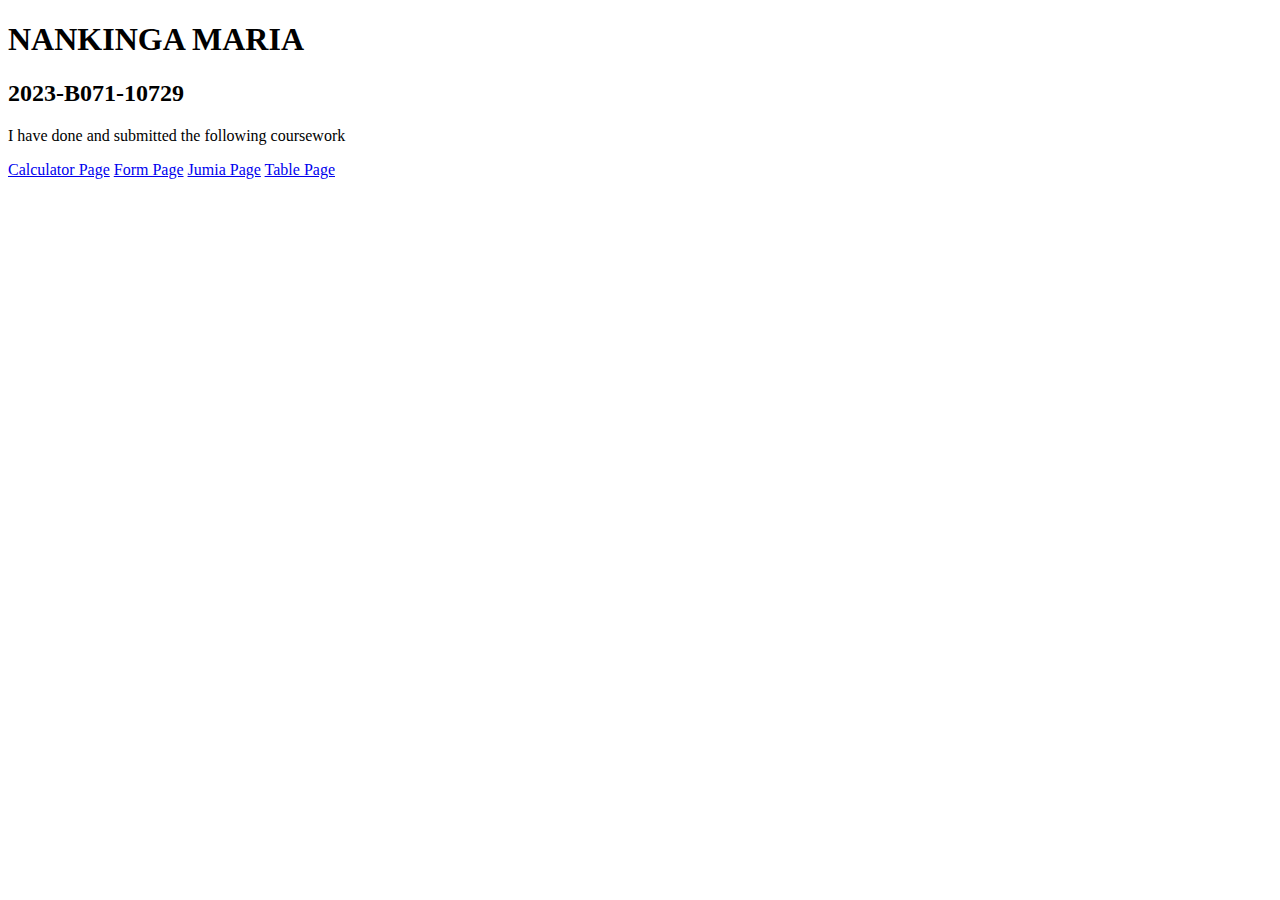
<file: index.html>
<!DOCTYPE html>
<html lang="en">
<head>
    <meta charset="UTF-8">
    <meta name="viewport" content="width=device-width, initial-scale=1.0">
    <title>Maria - Page</title>
</head>
<body>
    <h1>NANKINGA MARIA</h1>
    <h2>2023-B071-10729</h2>
    <p>I have done and submitted the following coursework</p>
    <div>
        <a href="calculator/calculator.html" target="_blank">Calculator Page</a>
        <a href="Form/learn.html" target="_blank">Form Page</a>
        <a href="Jumia/jumia.html" target="_blank">Jumia Page</a>
        <a href="Table/table.html" target="_blank">Table Page</a>
    </div>
    
</body>
</html>
</file>
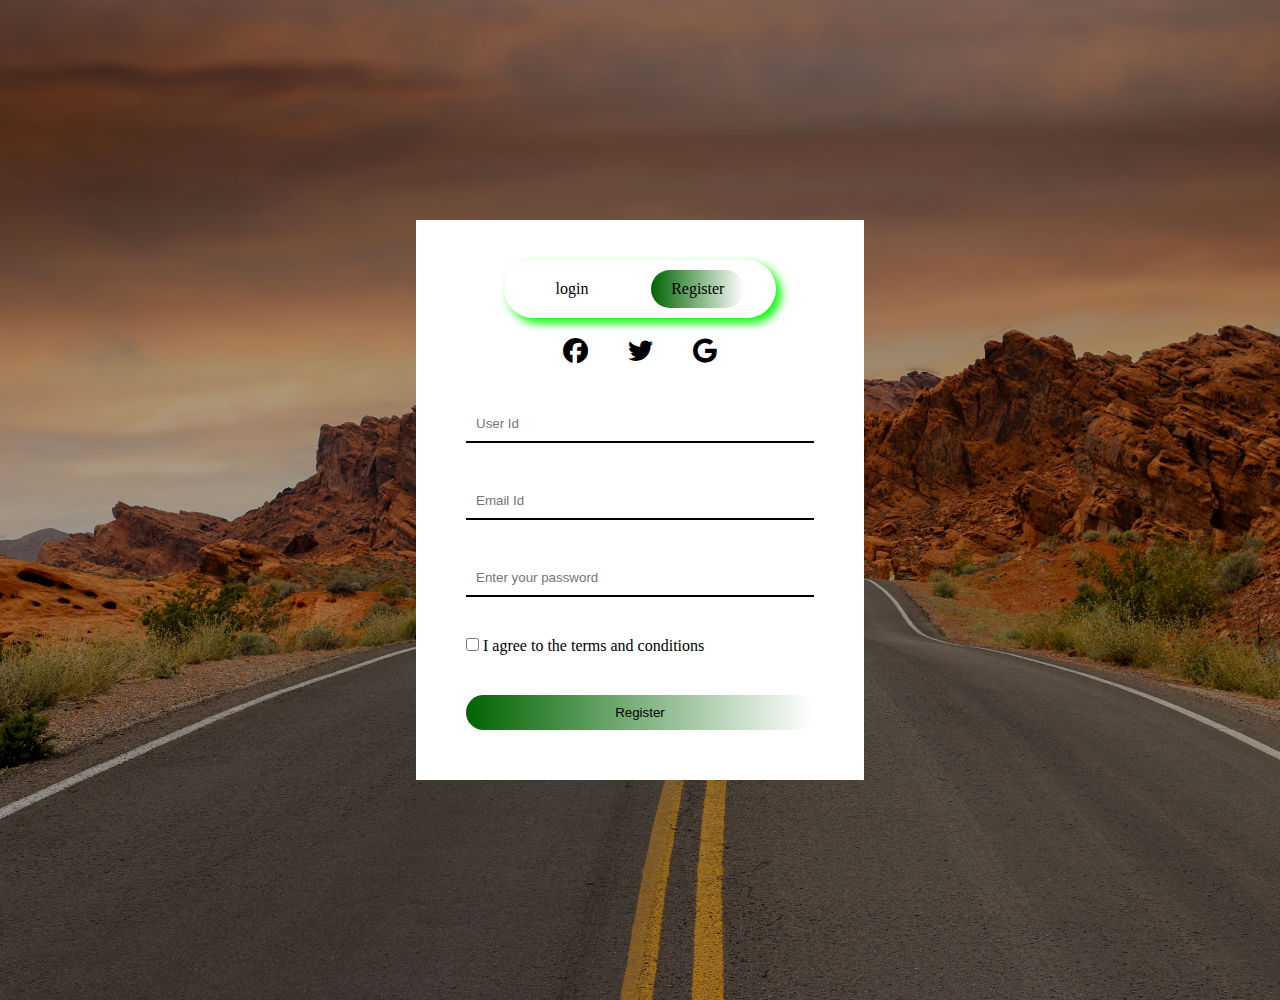
<file: Form/learn.html>
<!DOCTYPE html>
<html lang="en">
<head>
    <meta charset="UTF-8">
    <meta name="viewport" content="width=device-width, initial-scale=1.0">
    <title>Form - Login / Sign up Page</title>
    <link rel="stylesheet" href="marie.css">
    <link rel="shortcut icon" href="form.jpg" type="image/x-icon">
    <link rel="stylesheet" href="https://cdnjs.cloudflare.com/ajax/libs/font-awesome/6.5.1/css/all.min.css"  />
</head>
<body>
  <div class="entire-section">
    <div class="bg-color">
        <div class="form">

            <div class="form-header">
                <div class="form-links">
                    <a href="#" class="log">login</a><a href="#" class="sign">Register</a>
                </div>
                <div class="form-icons">
                    <span class="f-icons"><i class="fa-brands fa-facebook"></i></span>
                    <span class="f-icons"><i class="fa-brands fa-twitter"></i></span>
                    <span class="f-icons"><i class="fa-brands fa-google"></i></span>

                </div>
            </div>
            <form>
                <input type="text" name="name" id="fullname" placeholder="User Id">
                <input type="email" name="email address" id="mail" placeholder="Email Id">
                <input type="password" name="password" id="pass" placeholder="Enter your password">
                <div class="agree">
                    <input type="checkbox" name="check" id="box">
                    <label for="box">I agree to the terms and conditions</label></div>
                <input type="submit" value="Register" id="button">
            </form>  
          </div>
    </div>
  </div>


</body>
</html>
</file>
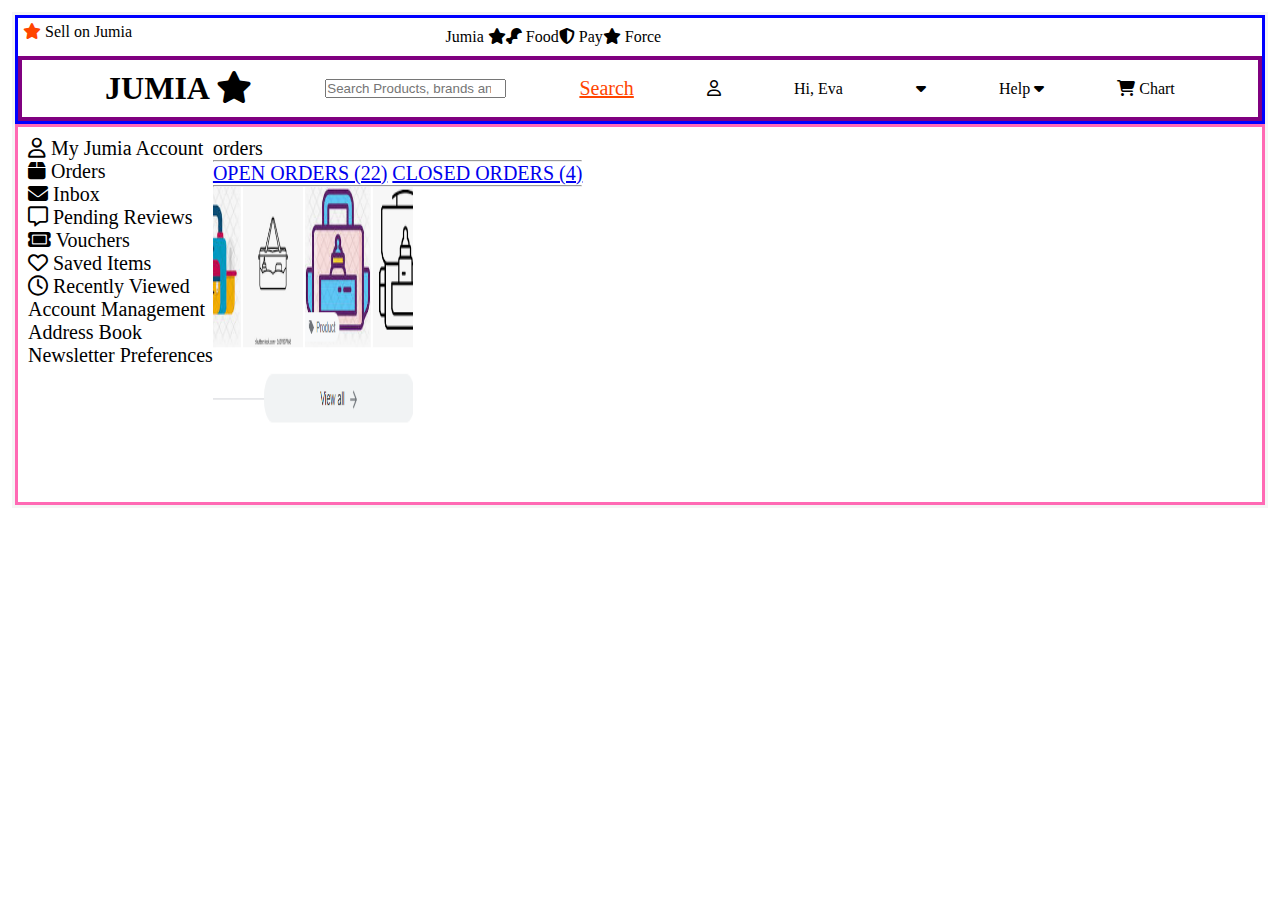
<file: Jumia/jumia.html>
<!DOCTYPE html>
<html lang="en">
<head>
    <meta charset="UTF-8">
    <meta name="viewport" content="width=device-width, initial-scale=1.0">
    <link rel="stylesheet" href="style.css">
    <link rel="shortcut icon" href="jumialogo.png" type="image/x-icon">
    <link rel="stylesheet" href="https://cdnjs.cloudflare.com/ajax/libs/font-awesome/6.4.2/css/all.min.css"/>
    <title>Jumia - Home Page</title>
</head>
<body>
    <div class="entire-section">
        <header>
            <section class="upper">
                <p><span><i class="fa-solid fa-star" style="color: orangered;"></i></span> Sell on Jumia</p>
                <p class="upper paragraph">
                    <span>Jumia <i class="fa-solid fa-star"></i></span>
                    <span><i class="fa-solid fa-drumstick-bite"></i> Food</span>
                    <span><i class="fa-solid fa-shield-halved"></i> Pay</span>
                    <span><i class="fa-solid fa-star"></i> Force</span>
                </p>
            </section>
            <section class="lower">
                
                <h1>JUMIA <i class="fa-solid fa-star"></i></h1>
                <input type="search" name="searchbar" id="search" placeholder="Search Products, brands and Categories">
                <a style="color: orangered;font-size: 20px;" href="#">Search</a>
                <span><i class="fa-regular fa-user"></i></span>
                <p>Hi, Eva</p>
                <span><i class="fa-solid fa-caret-down"></i></span>
                <span>Help <i class="fa-solid fa-caret-down"></i></span>
                <span><i class="fa-solid fa-cart-shopping"></i> Chart</span>
            </section>
        </header>
    
        <main>
            <aside>
                <div>
                    <span><i class="fa-regular fa-user"></i></span> My Jumia Account</span>
                </div>
                <div>
                    <span><i class="fa-solid fa-box"></i> Orders</span>
                </div>
                <div>
                    <span><i class="fa-solid fa-envelope"></i> Inbox</span>
                </div>
                <div>
                    <span><i class="fa-regular fa-message"></i> Pending Reviews</span>
                </div>
                <div>
                    <span><i class="fa-solid fa-ticket"></i> Vouchers</span>
                </div>
                <div>
                    <span><i class="fa-regular fa-heart"></i> Saved Items</span>
                </div>
                <div>
                    <span><i class="fa-regular fa-clock"></i> Recently Viewed</span>
                </div>
                <p>Account Management</p>
                <p>Address Book</p>
                <p>Newsletter Preferences</p>
            </aside>

            <section>
                <p>orders</p>
                     <hr>
                <div>
                    <a href="#">OPEN ORDERS (22)</a>
                    <a href="#">CLOSED ORDERS (4)</a>
                    
                    <hr>
                </div>
                <img width="200px" height="300px" src="Screenshot (81).png" alt="5 piece of diaper bags">

                <!-- I am going to make 3 divs -->
                <div class="div">

                </div>
                <div class="div"></div>
                <div class="div"></div>

            </section>
        </main>
    </div>
</body>
</html>
</file>
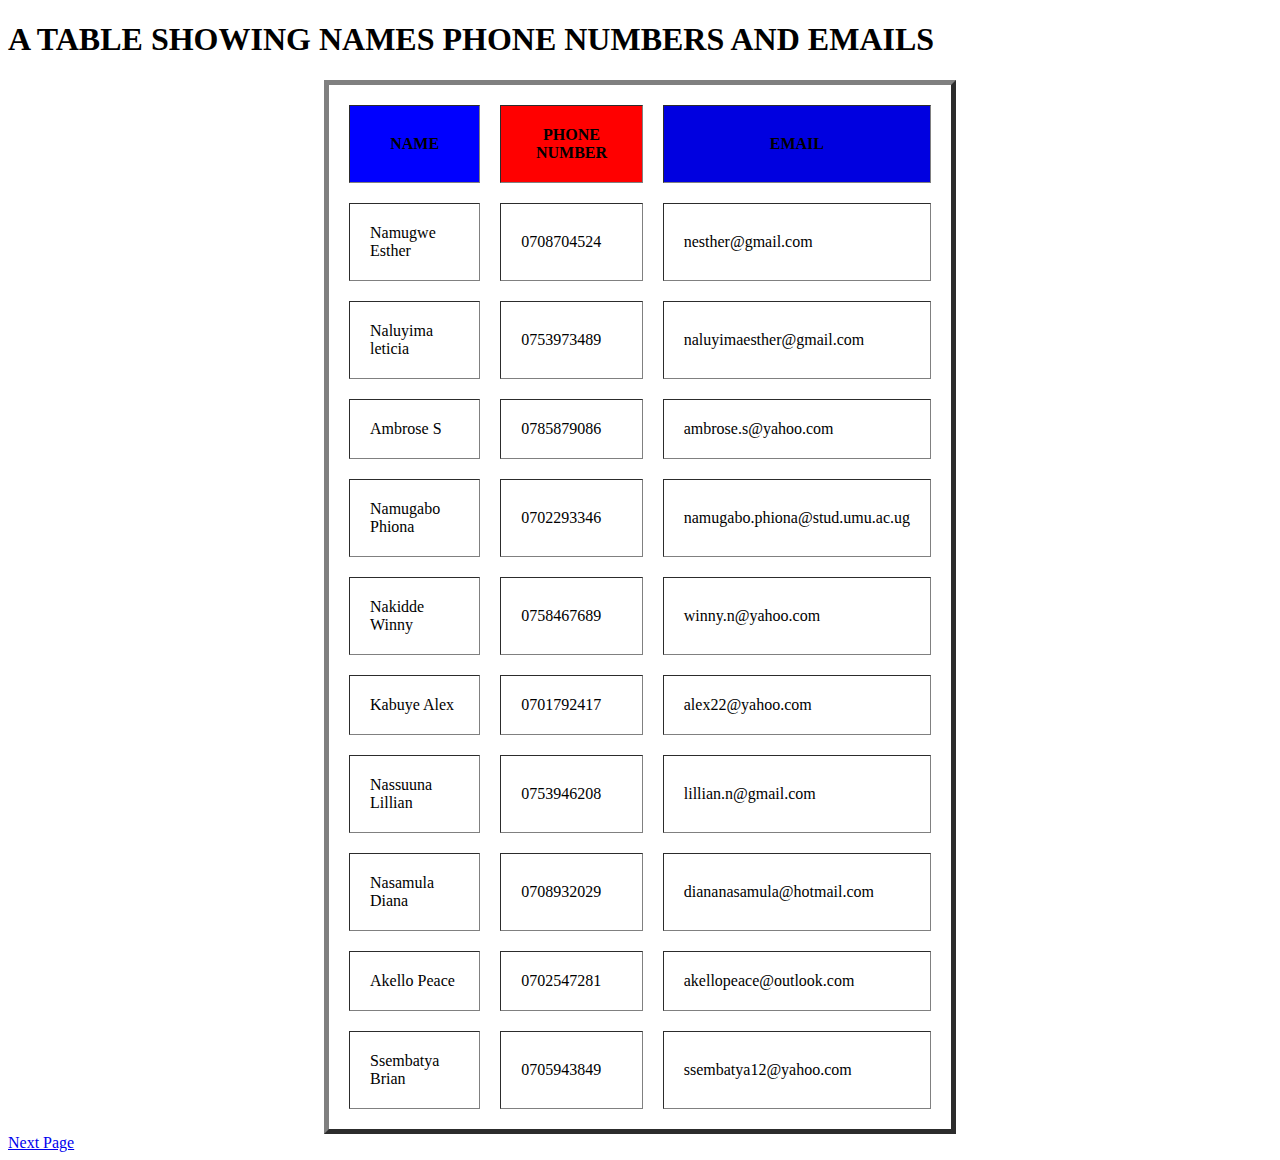
<file: Table/table.html>
<!DOCTYPE html>
<html lang="en">
<head>
    <meta charset="UTF-8">
    <meta name="viewport" content="width=device-width, initial-scale=1.0">
    <title>table of friends</title>
</head>
<body>
    <h1>A TABLE SHOWING NAMES PHONE NUMBERS AND EMAILS</h1>

    <center>
        <table border="5" width="50%" height="50%" cellpadding="20" cellspacing="20">
            <tr>
                <th bgcolor="blue">NAME</th>
                <th bgcolor="red">PHONE NUMBER</th>
                <th bgcolor="viole">EMAIL</th>
                </tr>
                <tr>
                    <td>Namugwe Esther</td>
                    <td>0708704524</td>
                    <td>nesther@gmail.com</td>
                </tr>
                <tr>
                    <td>Naluyima leticia</td>
                    <td>0753973489</td>
                    <td>naluyimaesther@gmail.com</td>
                </tr>
                <tr>
                    <td>Ambrose S</td>
                    <td>0785879086</td>
                    <td>ambrose.s@yahoo.com</td>
                </tr>
                <tr>
                    <td>Namugabo Phiona</td>
                    <td>0702293346</td>
                    <td>namugabo.phiona@stud.umu.ac.ug</td>
                </tr>
                <tr>
                    <td>Nakidde Winny</td>
                    <td>0758467689</td>
                    <td>winny.n@yahoo.com</td>
                </tr>
                <tr>
                    <td>Kabuye Alex</td>
                    <td>0701792417</td>
                    <td>alex22@yahoo.com</td>
                </tr>
                <tr>
                    <td>Nassuuna Lillian</td>
                    <td>0753946208</td>
                    <td>lillian.n@gmail.com</td>
                </tr>
                <tr>
                    <td>Nasamula Diana </td>
                    <td>0708932029</td>
                    <td>diananasamula@hotmail.com</td>
                </tr>
                <tr>
                    <td>Akello Peace</td>
                    <td>0702547281</td>
                    <td>akellopeace@outlook.com</td>
                </tr>
                <tr>
                    <td>Ssembatya Brian</td>
                    <td>0705943849</td>
                    <td>ssembatya12@yahoo.com</td>
                </tr>
            </tr>
        </table> 
    </center>
    <a href="form.html">Next Page</a>
</body>
</html>
</file>
<file: Form/marie.css>
*
{
    margin:0;
    padding:0;
    box-sizing:border-box;
}
html
{
    height: 100%;
}
body
{
    
    height: max-content;
    

}
.entire-section
{

height: 100%;
background-image: url(Road.jpg);
background-repeat: no-repeat;
background-attachment: scroll;
background-size: cover;

}

.bg-color
{

    height: 1000px;
    display: flex;
    justify-content: center;
    align-items: center;
    background-color: rgba(0, 0, 0, 0.321);
}
.form
{
    
    padding: 30px;
    width: 35%;
    height: max-content;
    background-color: white;
    margin: 30px 0;
}
.form-header
{
    
    padding-top: 10px;
    padding-bottom: 10px;
    display: flex;
    justify-content: center;
    align-items: center;
    flex-direction: column;

}
.form-links
{
    
    padding: 10px;
    box-shadow: 5px 5px 10px lime;
    width: 70%;
    border-radius: 30px;
    display: flex;
    justify-content: space-around;
    
}
.log
{
    text-decoration: none;
    padding: 10px 20px;
    color: black;
    
}
.sign
{
text-decoration: none;
padding: 10px 20px;
background-image: linear-gradient(90deg, darkgreen, white);
border-radius: 30px;
color: black;

}
.form-icons
{
    
    padding: 10px;
    margin-top: 10px;
    width: 70%;
    display: flex;
    justify-content: center;
}
.f-icons
{
    font-size: 25px;
    margin: 0 20px;
}
form
{
    
    height: 100%;
    display: flex;
    flex-direction: column;
}
#fullname, #mail, #pass
{
    border-bottom: 2px black solid;
    border-top: none;
    border-left: none;
    border-right: none;
    padding: 10px;
    margin: 20px;

    
    
}
#button
{
    border: none;
    padding: 10px;
    margin: 20px;
    border-radius: 30px;
    color: black;
    background-image: linear-gradient(90deg, darkgreen, white);
}
.agree
{
    margin: 20px;
}
</file>
<file: Jumia/style.css>
*
{
    padding: 0;
    margin: 0;
    box-sizing: border-box;
}

html
{
    height: 100%;
}

body
{
    
    padding: 12px;
}

.entire-section
{
    border: 3px solid whitesmoke;
}

header
{
    border: 3px solid blue;
}

.upper
{
    border: blue 4px;
    display: flex;
    padding: 5px;
}

.paragraph
{
    margin-left: 25%;
}


.lower
{
    border: 4px solid purple;
    display: flex;
    justify-content: space-evenly;
    align-items: center;
    padding: 10px;
}

main
{
    border: 3px solid hotpink;
    padding: 10px;
    display: flex;
    font-size: 20px;
}
</file>
